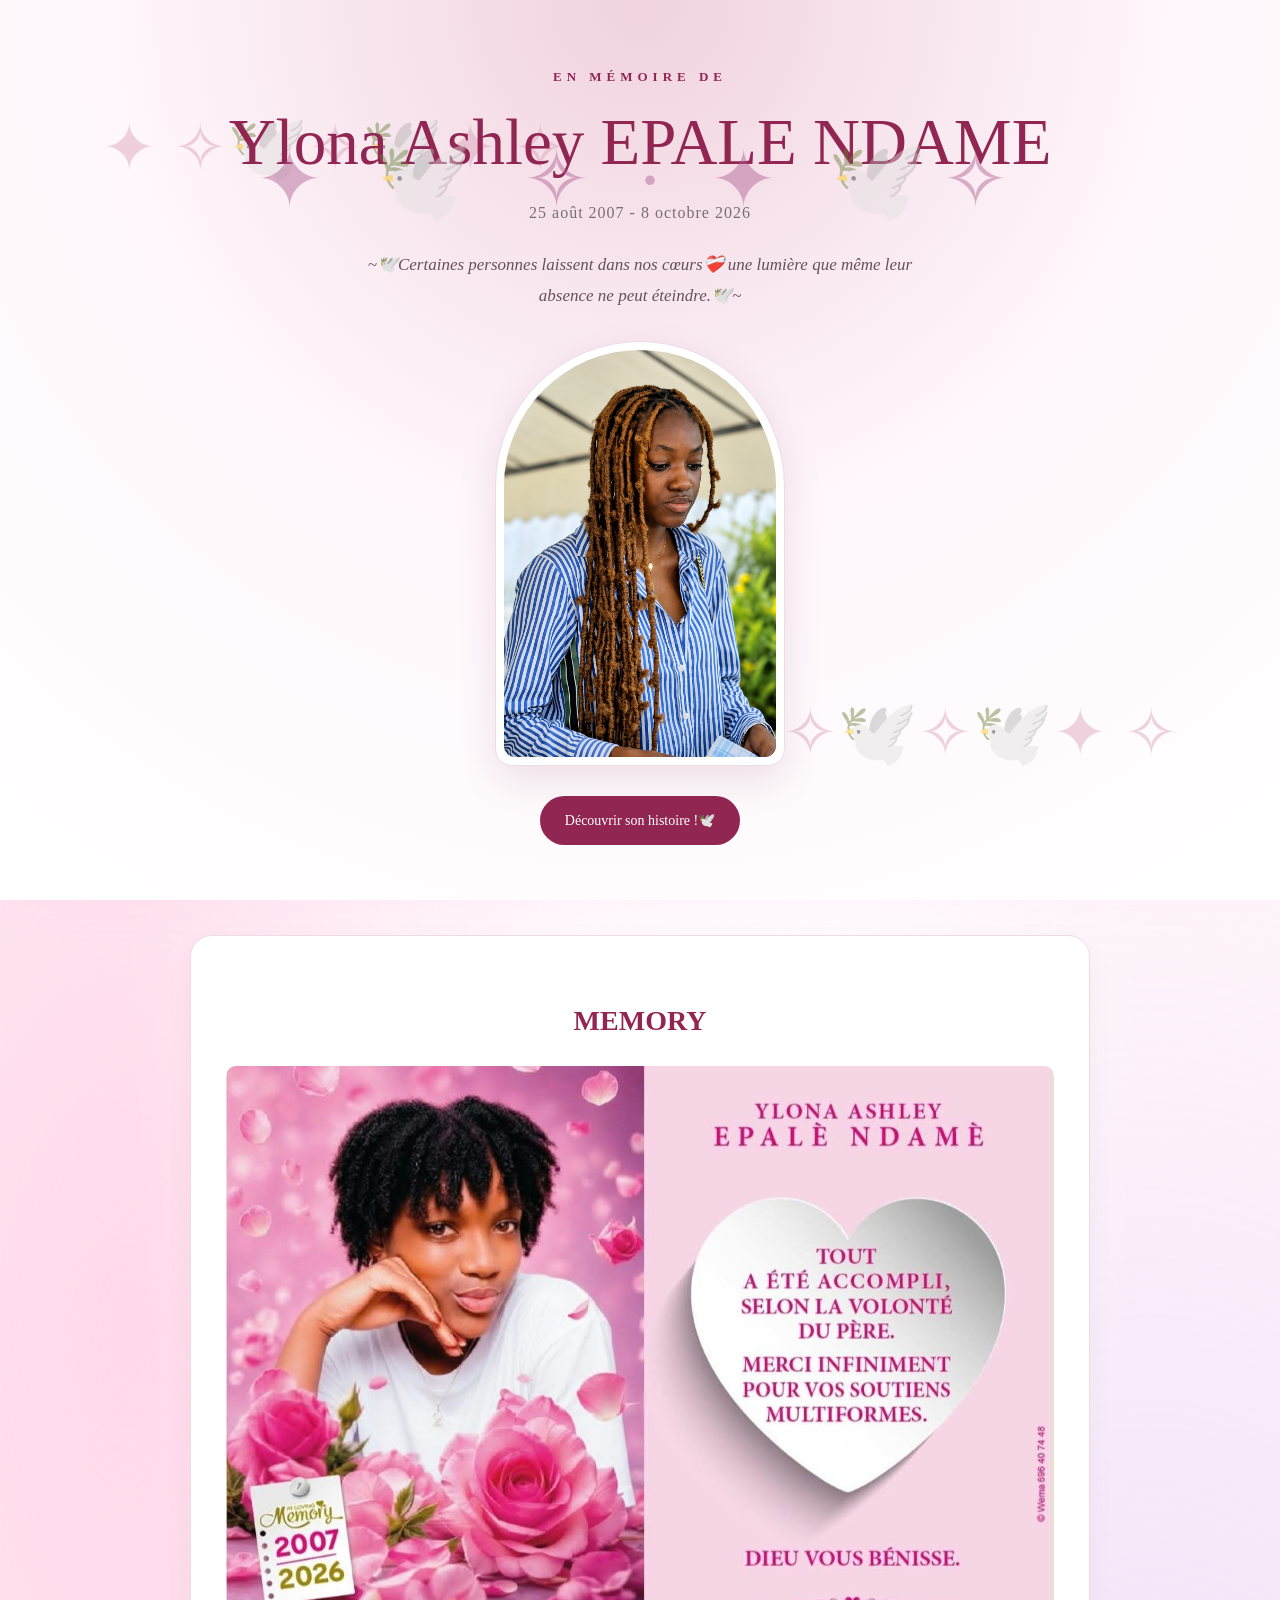
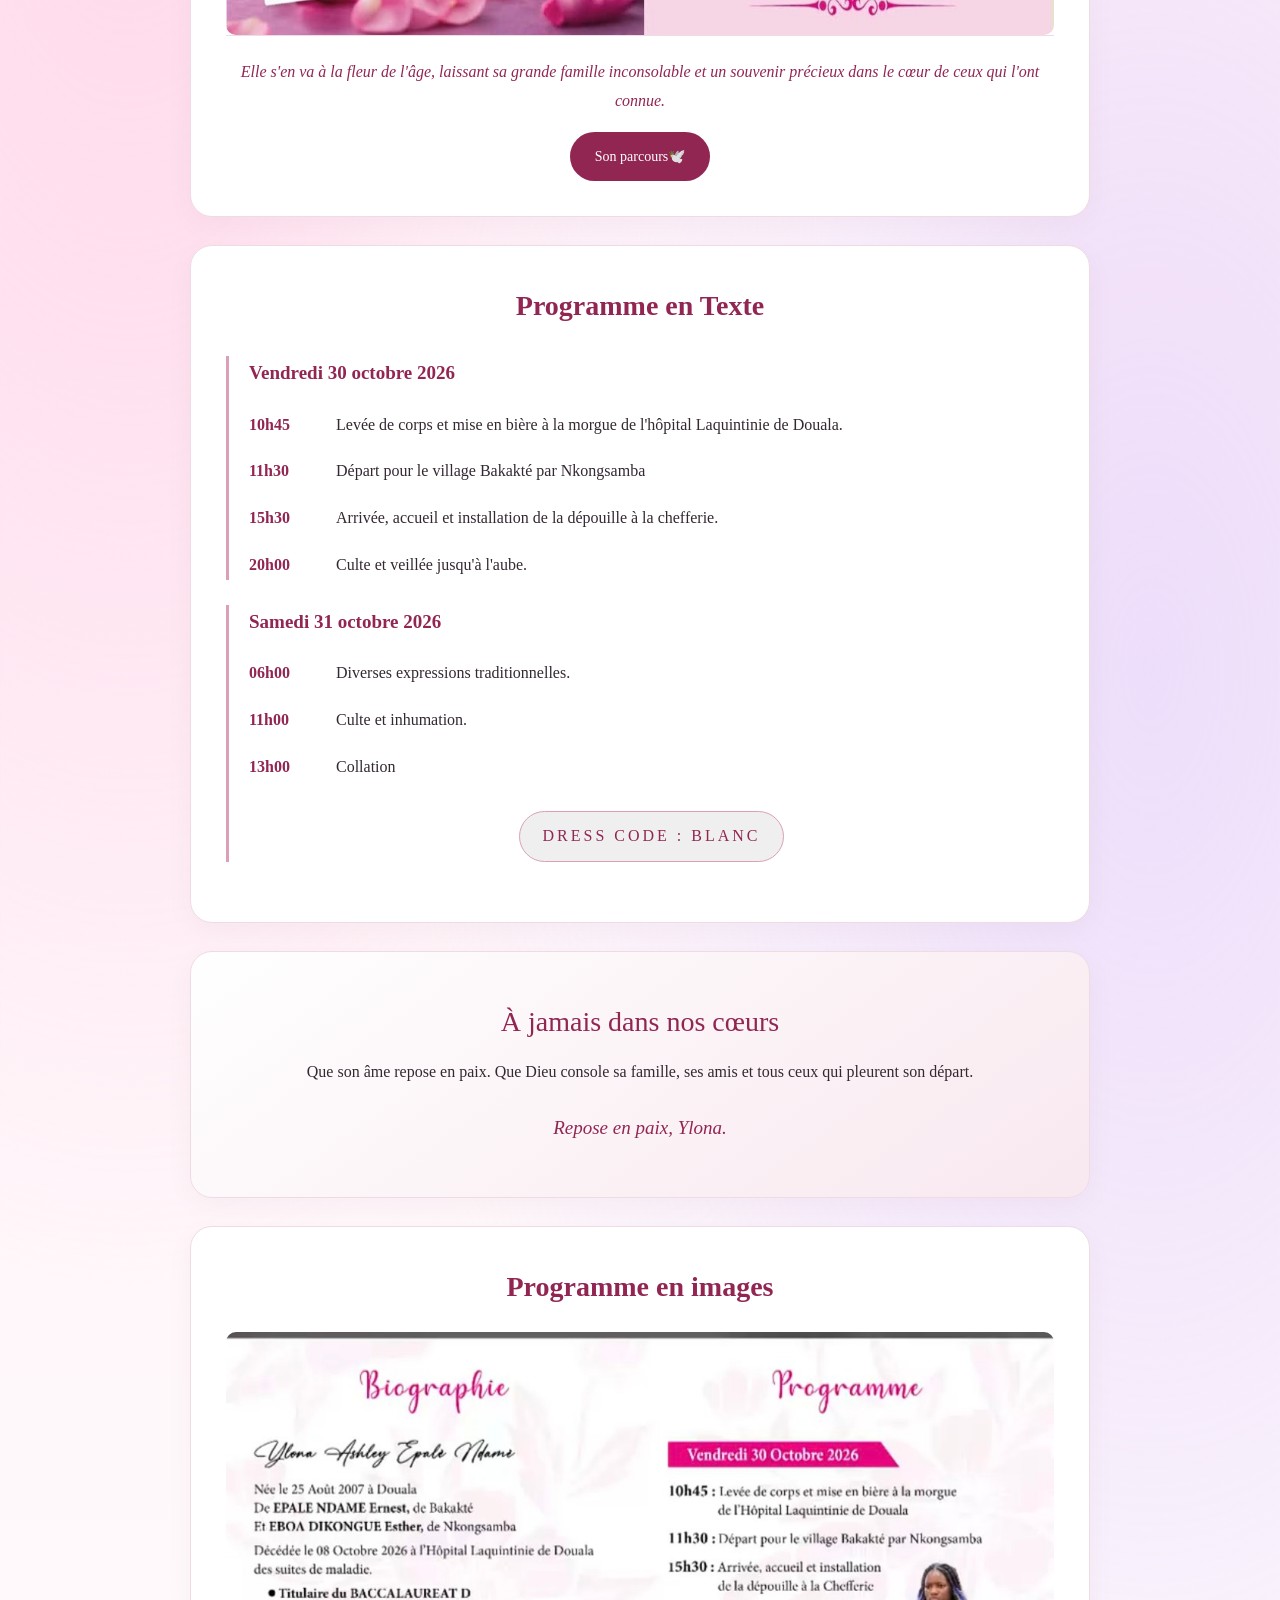
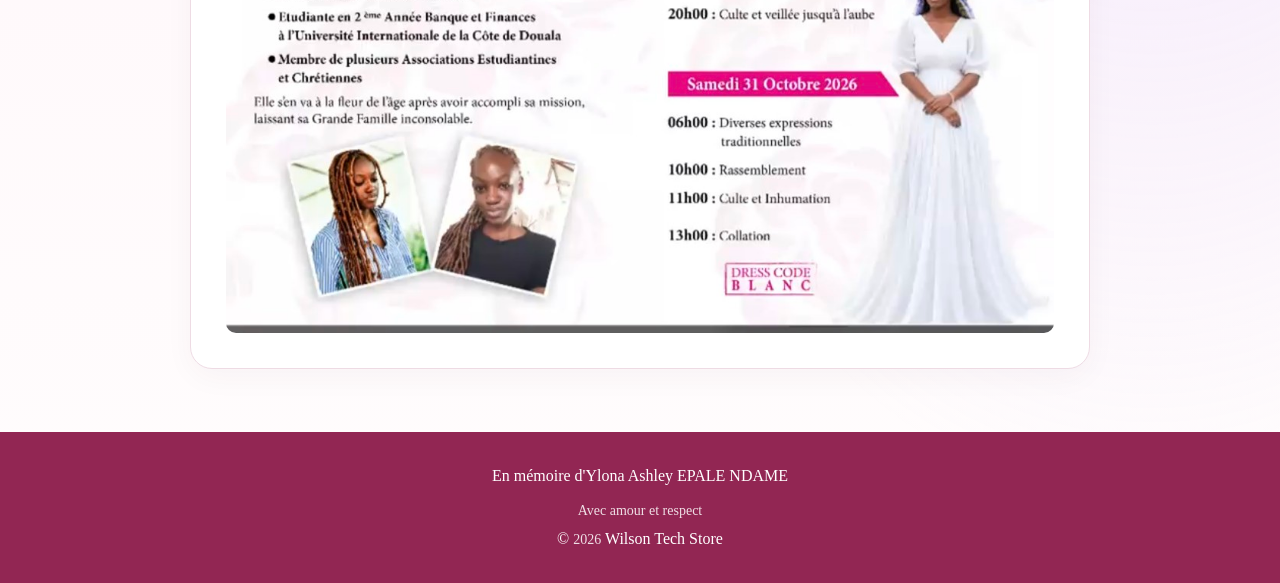
<file: index.html>
<!DOCTYPE html>
<html lang="fr">
    <head>
        <meta charset="UTF-8">
        <meta name="viewport" content="width=device-width, initial-scale=1.0">
        <meta name="theme-color" content="#922653">
        <meta
            name="description"
            content="Page hommage à la mémoire d'Ylona Ashley Epale Ndame🕊️."
        >
        <title>Hommage à la mémoire d'Ylona Ashley EPALE NDAME🕊️</title>
        <link rel="stylesheet" href="style.css">
        <link rel="stylesheet" href="paradis.css">
    </head>
    <body>
        <header class="hero">
            <div class="hero-content">
                <span class="dove"></span>
                <p class="surtitle">EN MÉMOIRE DE</p>
                <h1>Ylona Ashley EPALE NDAME</h1>
                <p class="dates">25 août 2007 - 8 octobre 2026</p>
                <p class="citation">
                    ~🕊️Certaines personnes laissent dans nos cœurs❤️‍🩹 une lumière
                    que même leur absence ne peut éteindre.🕊️~
                </p>
                <div class="portrait">
                    <img
                        src="ylona1.png"
                        alt="Portrait d'Ylona Ashley Epale Ndame"
                    >
                </div>
                <a class="btn" href="histoire.html">
                    
                    Découvrir son histoire !🕊️
                </a>
                
            </div>
        </header>

        <main>
            <section id="biographie" class="card">
                <div class="decoration"></div>
                <ul id="parcours" class="parcours"></ul>
        
               <section class="carde affiche">
                <h2><strong>MEMORY</strong></h2>
                <img
                    src="ashle.jpg"
                    alt="Affiche originale du programme des obsèques"
                >
            </section>
                <p class="note">
                    Elle s'en va à la fleur de l'âge, laissant sa grande
                    famille inconsolable et un souvenir précieux dans le cœur
                    de ceux qui l'ont connue.
                </p>
                <a class="btn" href="parcours.html">Son parcours🕊️</a>
            </section>

            <section id="programme" class="card">
                <h2><strong>Programme en Texte</strong></h2>
                <div class="decoration"></div>

                <div class="jour">
                    <h3>Vendredi 30 octobre 2026</h3>
                    <div class="evenement">
                        <span class="heure">10h45</span>
                        <p>
                            Levée de corps et mise en bière à la morgue de
                            l'hôpital Laquintinie de Douala.
                        </p>
                    </div>
                    <div class="evenement">
                        <span class="heure">11h30</span>
                        <p>Départ pour le village Bakakté par Nkongsamba</p>
                    </div>
                    <div class="evenement">
                        <span class="heure">15h30</span>
                        <p>
                            Arrivée, accueil et installation de la dépouille à
                            la chefferie.
                        </p>
                    </div>
                    <div class="evenement">
                        <span class="heure">20h00</span>
                        <p>Culte et veillée jusqu'à l'aube.</p>
                    </div>
                </div>

                <div class="jour">
                    <h3>Samedi 31 octobre 2026</h3>
                    <div class="evenement">
                        <span class="heure">06h00</span>
                        <p>Diverses expressions traditionnelles.</p>
                    </div>
                    <div class="evenement">
                        <span class="heure">11h00</span>
                        <p>Culte et inhumation.</p>
                    </div>
                    <div class="evenement">
                        <span class="heure">13h00</span>
                        <p>Collation</p>
                    </div>
                    <button class="tenue dress-code-btn" type="button">
                        DRESS CODE : BLANC
                    </button>
                </div>
            </section>

            <section class="card hommage">
                <span class="dove"></span>
                <h2>À jamais dans nos cœurs</h2>
                
                <p>
                    Que son âme repose en paix. Que Dieu console sa famille,
                    ses amis et tous ceux qui pleurent son départ.
                </p>
                <p class="signature">Repose en paix, Ylona.</p>
            </section>

            <section class="card affiche">
                <h2><strong>Programme en images</strong></h2>
                <img
                    src="YLONA.jpg"
                    alt="Affiche originale du programme des obsèques"
                >
            </section>
        </main>
        <footer class="site-footer">
    <p>En mémoire d'Ylona Ashley EPALE NDAME</p>
    <span>Avec amour et respect</span>
    <div class="copyright">
      © <span id="copyright-year"></span>
      Wilson Tech Store
    </div>
  </footer>
  <script>
    document.getElementById("copyright-year").textContent =
      new Date().getFullYear();
  </script>
</body>
</html>
</file>
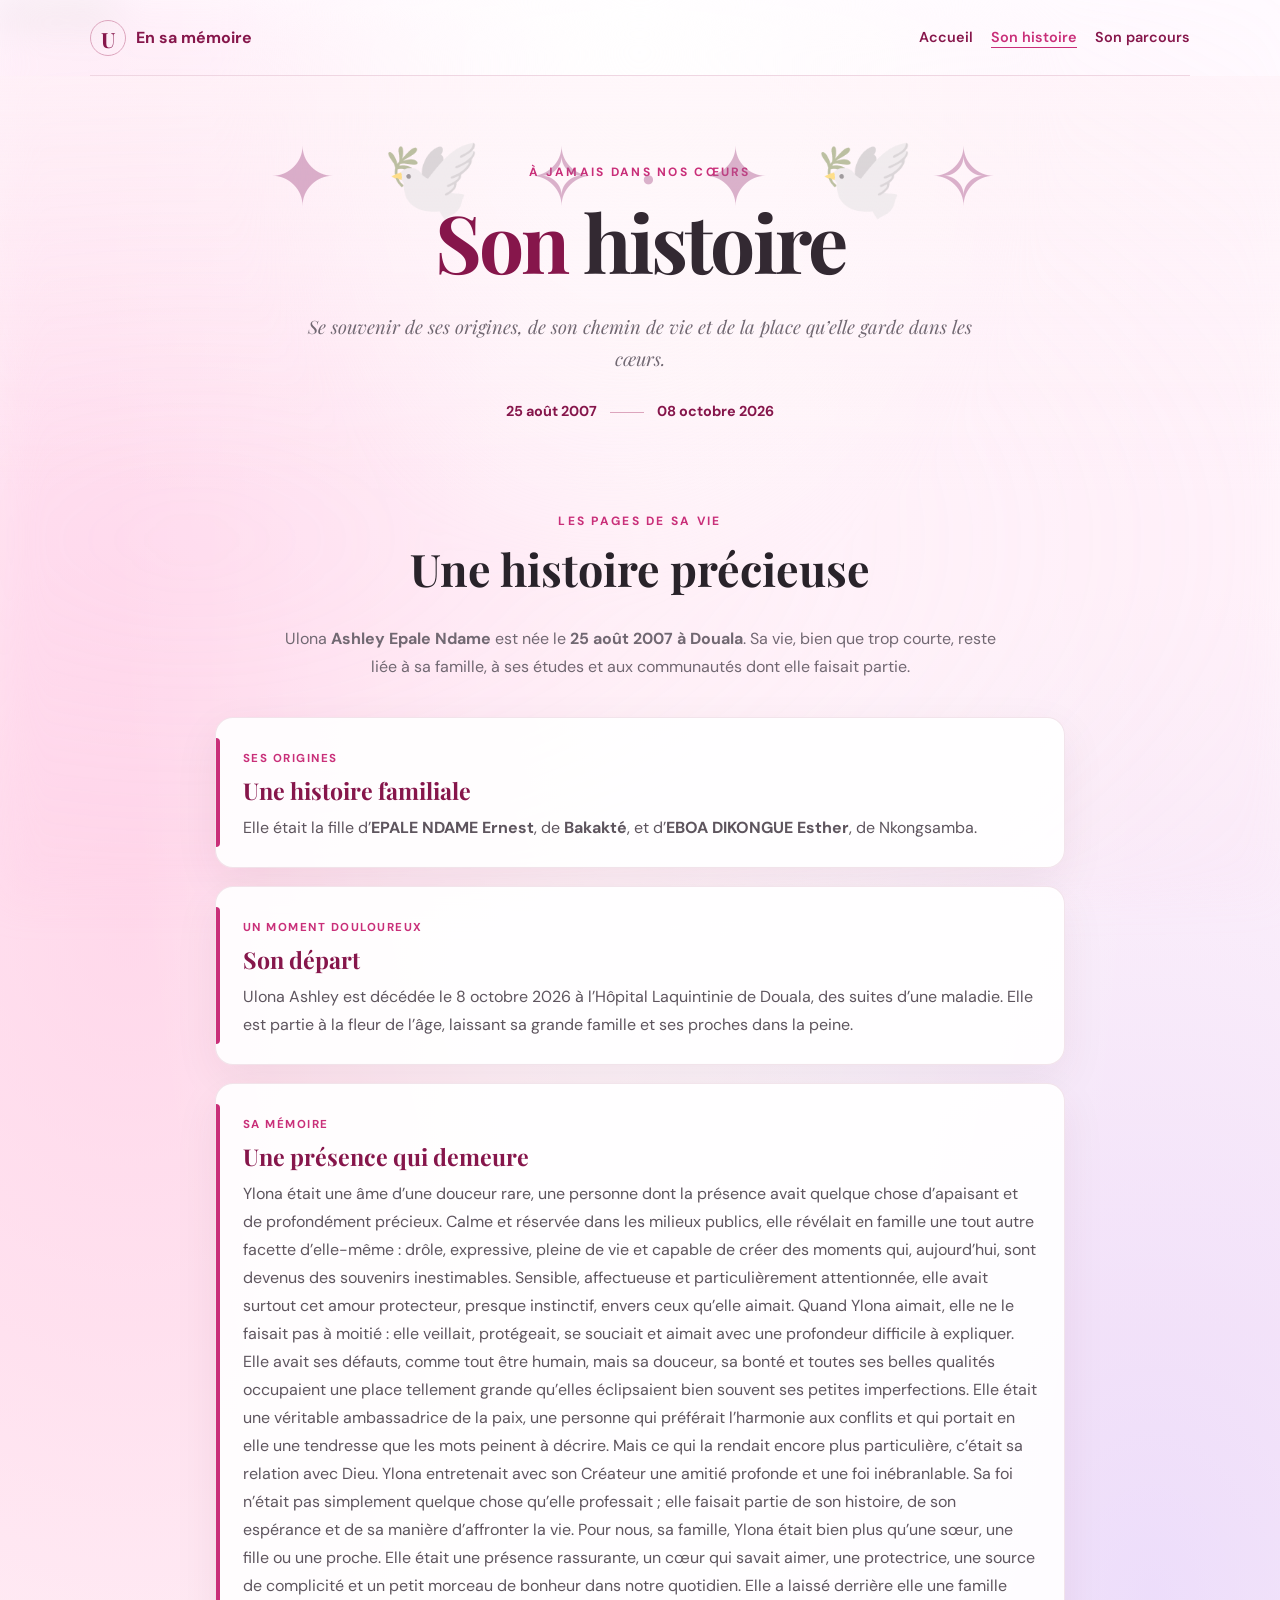
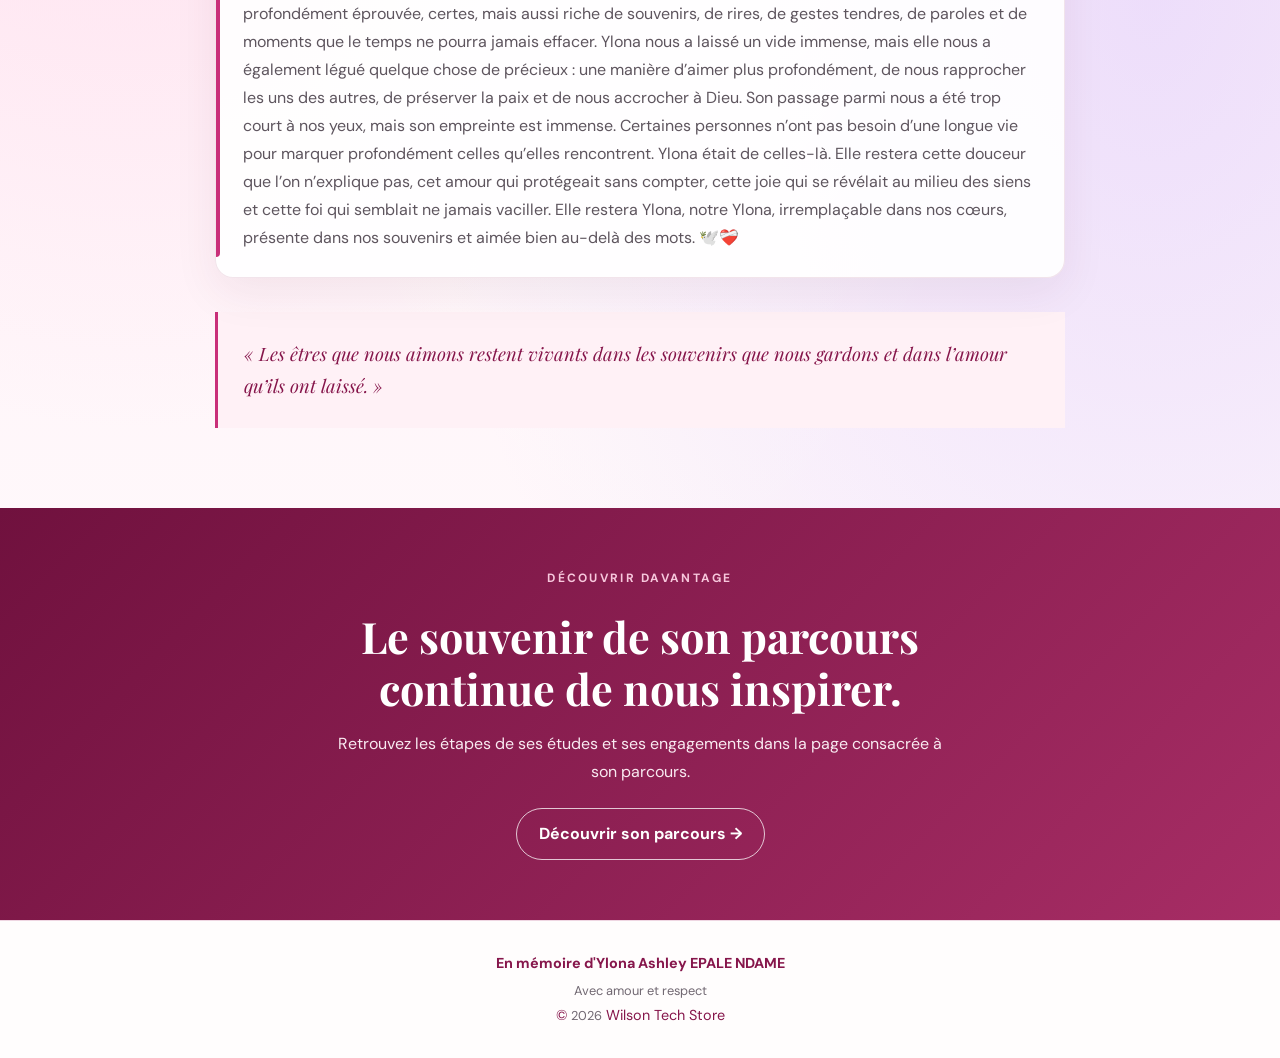
<file: histoire.html>
<!DOCTYPE html>
<html lang="fr">
<head>
  <meta charset="UTF-8">
  <meta name="viewport" content="width=device-width, initial-scale=1.0">
  <meta name="theme-color" content="#86164b">
  <meta
    name="description"
    content="L'histoire et la mémoire d'Ulona Ashley Epale Ndame."
  >
  <title>Son histoire — Ulona Ashley Epale Ndame</title>
  <link rel="stylesheet" href="ulona.css">
  <link rel="stylesheet" href="paradis-lumieres.css">
  <link rel="stylesheet" href="paradis.css">
</head>
<body>
  <header class="nav">
    <a class="brand" href="index.html">
      <span class="brand-mark">U</span>
      <span>En sa mémoire</span>
    </a>
    <nav class="nav-links" aria-label="Navigation principale">
      <a href="index.html">Accueil</a>
      <a href="histoire.html" aria-current="page">Son histoire</a>
      <a href="parcours.html">Son parcours</a>
    </nav>
  </header>
  <main>
    <section class="hero">
      <p class="eyebrow">À jamais dans nos cœurs</p>
      <h1>Son <span>histoire</span></h1>
      <p class="hero-intro">
        Se souvenir de ses origines, de son chemin de vie et de la place qu’elle
        garde dans les cœurs.
      </p>
      <div class="date-row">
        <span>25 août 2007</span>
        <span class="date-line"></span>
        <span>08 octobre 2026</span>
      </div>
    </section>
    <section class="wrap">
      <div class="section-title">
        <p class="eyebrow">Les pages de sa vie</p>
        <h2>Une histoire précieuse</h2>
      </div>
      <p class="lead">
        Ulona <strong>Ashley Epale Ndame</strong> est née le
        <strong>25 août 2007 à Douala</strong>. Sa vie, bien que trop courte,
        reste liée à sa famille, à ses études et aux communautés dont elle
        faisait partie.
      </p>
      <div class="cards">
        <article class="info-card">
          <span class="card-label">Ses origines</span>
          <h3>Une histoire familiale</h3>
          <p>
            Elle était la fille d’<strong>EPALE NDAME Ernest</strong>, de
            <strong>Bakakté</strong>, et d’<strong>EBOA DIKONGUE Esther</strong>,
            de Nkongsamba.
          </p>
        </article>
        <article class="info-card">
          <span class="card-label">Un moment douloureux</span>
          <h3>Son départ</h3>
          <p>
            Ulona Ashley est décédée le 8 octobre 2026 à l’Hôpital Laquintinie
            de Douala, des suites d’une maladie. Elle est partie à la fleur de
            l’âge, laissant sa grande famille et ses proches dans la peine.
          </p>
        </article>
        <article class="info-card">
          <span class="card-label">Sa mémoire</span>
          <h3>Une présence qui demeure</h3>
          <p>
            Ylona était une âme d’une douceur rare, une personne dont la
            présence avait quelque chose d’apaisant et de profondément
            précieux. Calme et réservée dans les milieux publics, elle révélait
            en famille une tout autre facette d’elle-même : drôle, expressive,
            pleine de vie et capable de créer des moments qui, aujourd’hui,
            sont devenus des souvenirs inestimables. Sensible, affectueuse et
            particulièrement attentionnée, elle avait surtout cet amour
            protecteur, presque instinctif, envers ceux qu’elle aimait. Quand
            Ylona aimait, elle ne le faisait pas à moitié : elle veillait,
            protégeait, se souciait et aimait avec une profondeur difficile à
            expliquer. Elle avait ses défauts, comme tout être humain, mais sa
            douceur, sa bonté et toutes ses belles qualités occupaient une
            place tellement grande qu’elles éclipsaient bien souvent ses
            petites imperfections. Elle était une véritable ambassadrice de
            la paix, une personne qui préférait l’harmonie aux conflits et qui
            portait en elle une tendresse que les mots peinent à décrire. Mais
            ce qui la rendait encore plus particulière, c’était sa relation
            avec Dieu. Ylona entretenait avec son Créateur une amitié profonde
            et une foi inébranlable. Sa foi n’était pas simplement quelque
            chose qu’elle professait ; elle faisait partie de son histoire, de
            son espérance et de sa manière d’affronter la vie. Pour nous, sa
            famille, Ylona était bien plus qu’une sœur, une fille ou une
            proche. Elle était une présence rassurante, un cœur qui savait
            aimer, une protectrice, une source de complicité et un petit
            morceau de bonheur dans notre quotidien. Elle a laissé derrière
            elle une famille profondément éprouvée, certes, mais aussi riche
            de souvenirs, de rires, de gestes tendres, de paroles et de moments
            que le temps ne pourra jamais effacer. Ylona nous a laissé un vide
            immense, mais elle nous a également légué quelque chose de
            précieux : une manière d’aimer plus profondément, de nous
            rapprocher les uns des autres, de préserver la paix et de nous
            accrocher à Dieu. Son passage parmi nous a été trop court à nos
            yeux, mais son empreinte est immense. Certaines personnes n’ont pas
            besoin d’une longue vie pour marquer profondément celles qu’elles
            rencontrent. Ylona était de celles-là. Elle restera cette douceur
            que l’on n’explique pas, cet amour qui protégeait sans compter,
            cette joie qui se révélait au milieu des siens et cette foi qui
            semblait ne jamais vaciller. Elle restera Ylona, notre Ylona,
            irremplaçable dans nos cœurs, présente dans nos souvenirs et aimée
            bien au-delà des mots. 🕊️❤️‍🩹
          </p>
        </article>
      </div>
      <blockquote class="quote">
        « Les êtres que nous aimons restent vivants dans les souvenirs que nous
        gardons et dans l’amour qu’ils ont laissé. »
      </blockquote>
    </section>
    <section class="bottom">
      <p class="eyebrow">Découvrir davantage</p>
      <h2>Le souvenir de son parcours continue de nous inspirer.</h2>
      <p>
        Retrouvez les étapes de ses études et ses engagements dans la page
        consacrée à son parcours.
      </p>
      <a class="btn" href="parcours.html">Découvrir son parcours →</a>
    </section>
  </main>
  <footer class="site-footer">
    <p>En mémoire d'Ylona Ashley EPALE NDAME</p>
    <span>Avec amour et respect</span>
    <div class="copyright">
      © <span id="copyright-year"></span>
      Wilson Tech Store
    </div>
  </footer>
  <script>
    document.getElementById("copyright-year").textContent =
      new Date().getFullYear();
  </script>
</body>
</html>
</file>
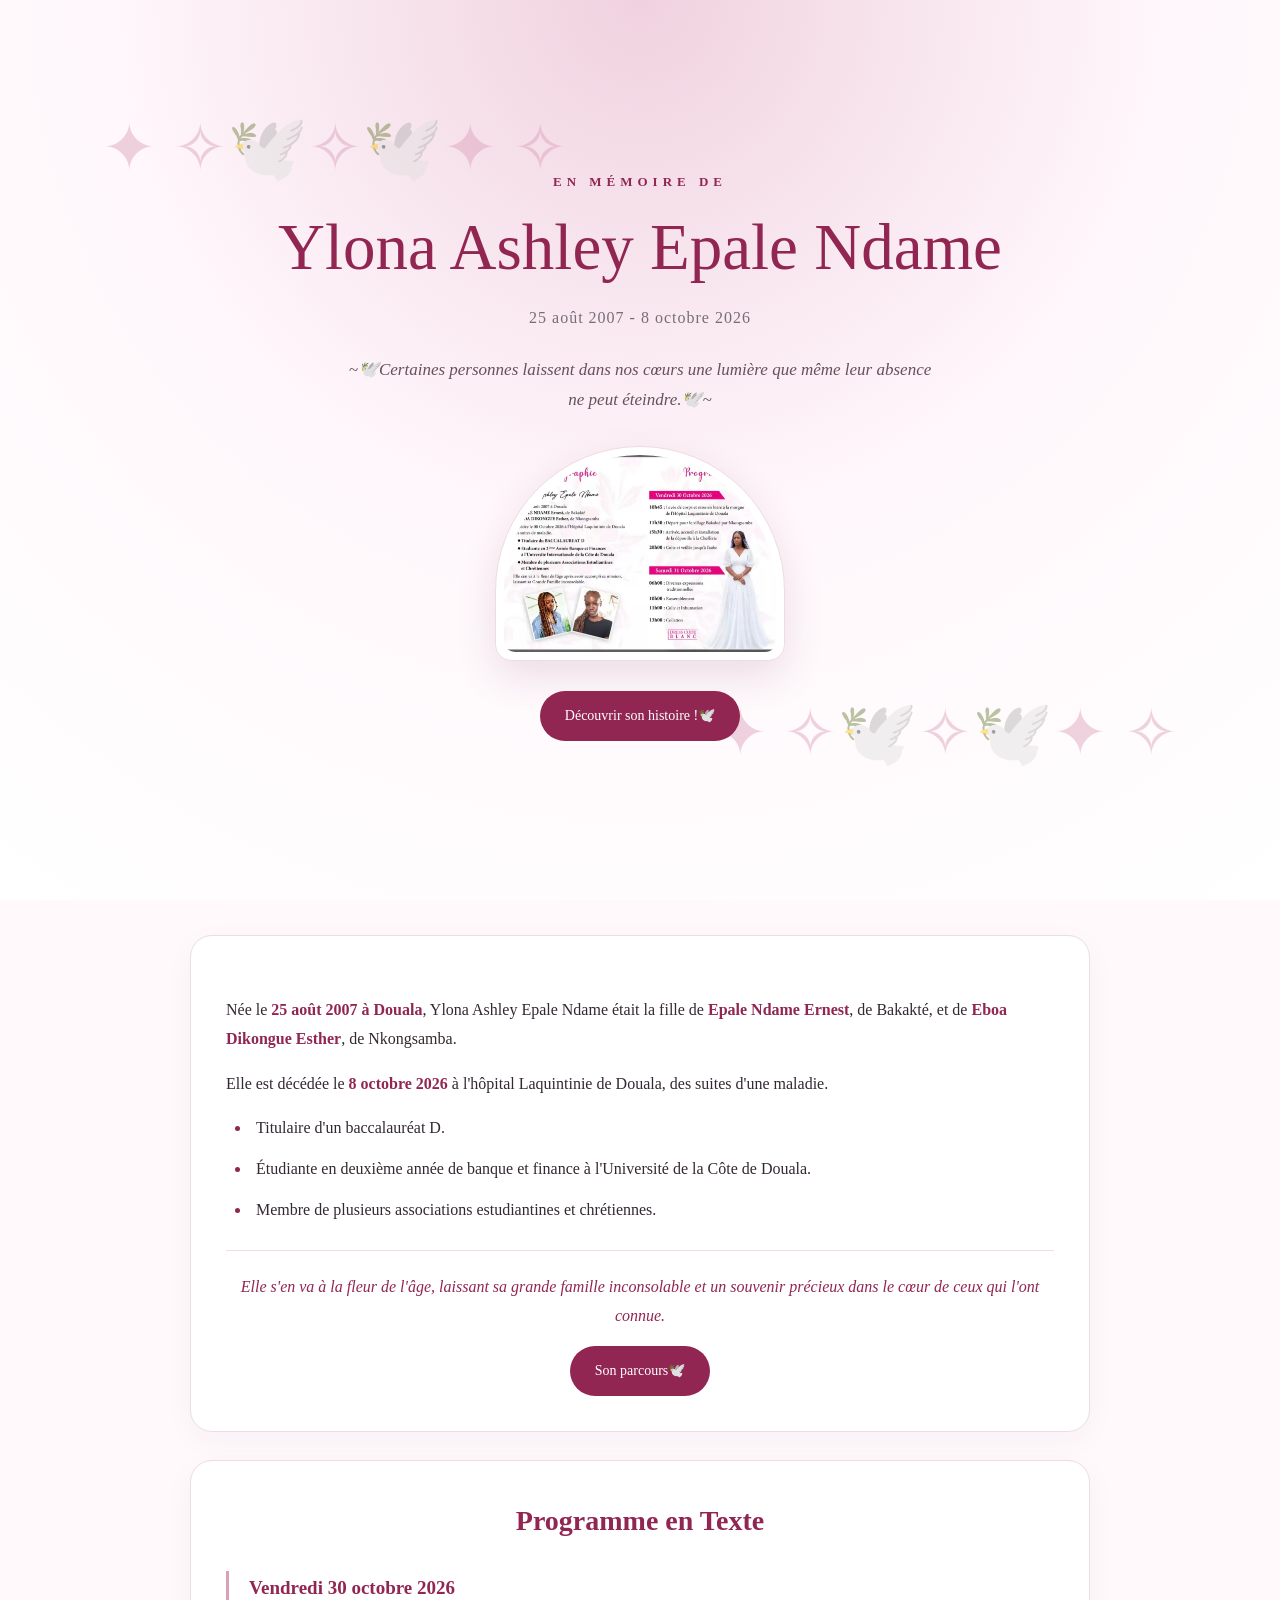
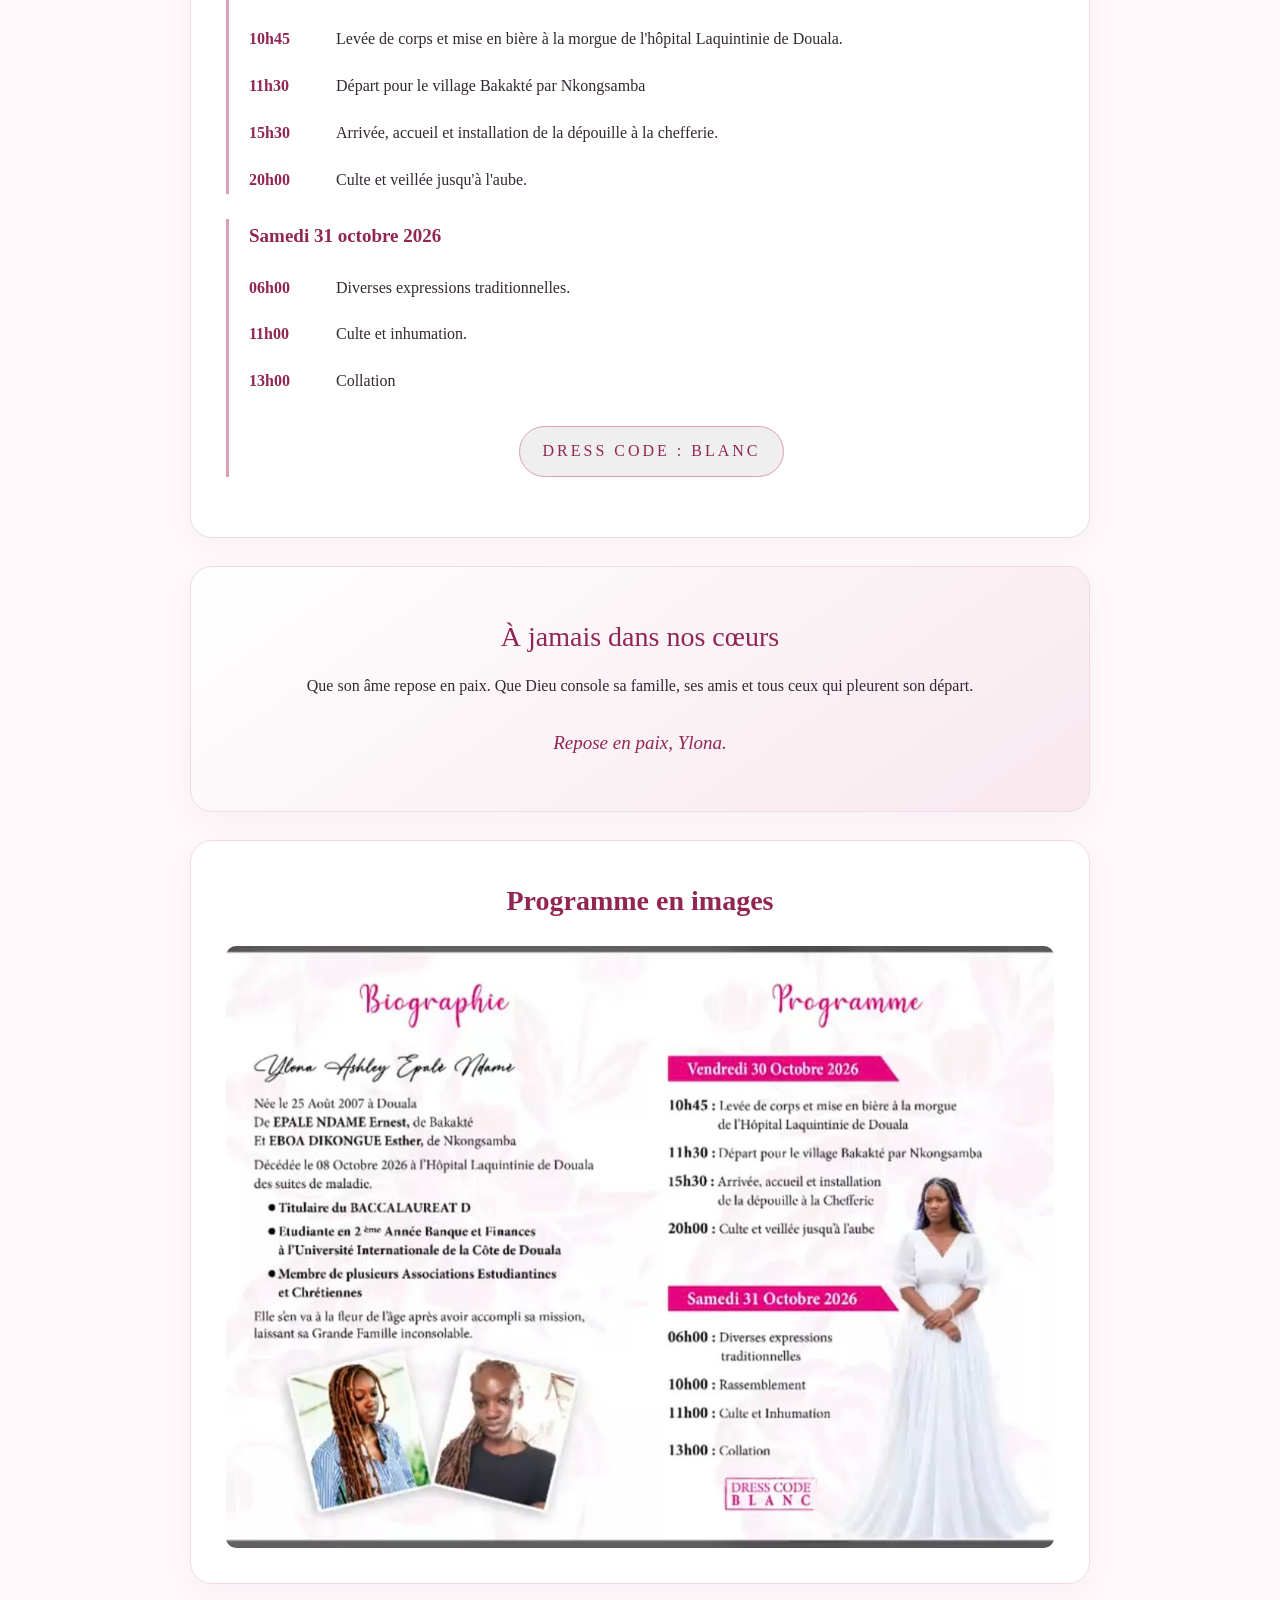
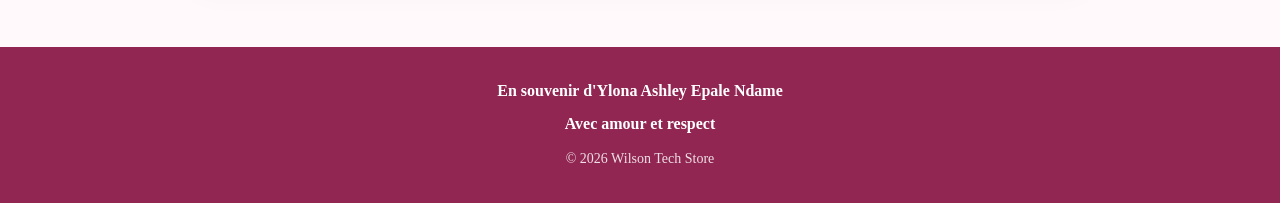
<file: new.html>
<!DOCTYPE html>
<html lang="fr">
    <head>
        <meta charset="UTF-8">
        <meta name="viewport" content="width=device-width, initial-scale=1.0">
        <meta
            name="theme-color"
            content="#922653">
        <meta
            name="description"
            content="Page hommage à la mémoire d'Ylona Ashley Epale Ndame🕊️.">
        <title>Hommage à la mémoire d'Ylona Ashley Epale Ndame🕊️</title>

        <!--connexion du fichier CSS-->
        <link
            rel="stylesheet"
            href="style.css">
    </head>

    <body>
        <header class="hero">
            <div class="hero-content">
                <span class="dove"></span>
                <p class="surtitle">EN MÉMOIRE DE</p>
                <h1>Ylona Ashley Epale Ndame</h1>
                <p class="dates">25 août 2007 - 8 octobre 2026</p>
                <p class="citation">
                    ~🕊️Certaines personnes laissent dans nos cœurs une lumière
                    que même leur absence ne peut éteindre.🕊️~
                </p>
                <div class="portrait">
                    <img
                        src="YLONA.jpg"
                        alt="Portrait d'Ylona Ashley Epale Ndame">
                </div>
                <a href="#biographie"
                    class="btn">
                    Découvrir son histoire !🕊️
                </a>
            </div>
        </header>
        <main>
            <!--BIOGRAPHIE-->
            <section id="biographie" class="card">
                <div class="decoration"></div>
                <p>
                    Née le <strong>25 août 2007 à Douala</strong>,
                    Ylona Ashley Epale Ndame était la fille de
                    <strong>Epale Ndame Ernest</strong>, de Bakakté, et de
                    <strong>Eboa Dikongue Esther</strong>, de Nkongsamba.
                </p>
                <p>
                    Elle est décédée le <strong>8 octobre 2026</strong> à
                    l'hôpital Laquintinie de Douala, des suites d'une maladie.
                </p>

                <ul id="parcours" class="parcours">
                <li>Titulaire d'un baccalauréat D.</li>

                <li>
                    Étudiante en deuxième année de banque et finance
                    à l'Université de la Côte de Douala.
                </li>

                <li>
                    Membre de plusieurs associations estudiantines et chrétiennes.
                </li>

                </ul>
                <p class="note">
                    Elle s'en va à la fleur de l'âge, laissant sa grande
                    famille inconsolable et un souvenir précieux dans
                    le cœur de ceux qui l'ont connue.
                </p>
                <a href="#parcours" class="btn">Son parcours🕊️</a>
            </section>


    <!-- PROGRAMME DES OBSÈQUES -->
    <section id="programme"
        class="card">

        <h2><strong>Programme en Texte</strong>

        </h2>
        <div class="decoration">

        </div>

        <div class="jour">
            <h3>Vendredi 30 octobre 2026

            </h3>

            <div class="evenement">
                <span
                    class="heure">10h45

                </span>
                <P>
                        Levée de corps et mise en bière à la morgue
                        de l'hôpital Laquintinie de Douala.
                </P>
            </div>
            <div class="evenement">
                <span
                    class="heure">11h30
                </span>
                <p>
                    Départ pour le village Bakakté par Nkongsamba
                </p>
            </div>
            <div class="evenement">
                <span
                    class="heure">15h30
                </span>
                <p>
                    Arrivée, accueil et installation de la dépouille à la chefferie.
                </p>
            </div>
            <div class="evenement">
                <span
                    class="heure">20h00</span>
                <P>Culte et veillée jusqu'à l'aube.
                </P>
            </div>
        </div>

        <div class="jour">
            <h3>Samedi 31 octobre 2026

            </h3>
            <div class="evenement">
                <span
                    class="heure">06h00
                </span>
                <p>Diverses expressions traditionnelles.

                </p>
            </div>
            <div class="evenement">
                <span
                    class="heure">11h00
                </span>
                <p>Culte et inhumation.

                </p>
            </div>

            <div class="evenement">
                <span
                    class="heure">13h00
                </span>
                <p>Collation</p>
            </div>
            <button class="tenue dress-code-btn" type="button">
                DRESS CODE : BLANC
            </button>
        </div>
    </section>
    <!-- HOMMAGE FINAL -->
    <section class="card hommage">
        <span class="dove">

        </span>
        <h2>À jamais dans nos cœurs

        </h2>
        <p>
            Que son âme repose en paix. Que Dieu console sa famille,
            ses amis et tous ceux qui pleurent son départ.
        </p>
        <p class="signature">
            Repose en paix, Ylona.
        </p>
    </section>

    <!-- AFFICHE ORIGINALE -->
    <section class="card affiche">
        <h2><strong>Programme en images</strong>

        </h2>
        <img src="YLONA.jpg"
            alt="Affiche originale du programme des obsèques">
    </section>
    </main>
    <footer>
        <p><strong>En souvenir d'Ylona Ashley Epale Ndame</strong>

        </p>
        <p><strong>Avec amour et respect</strong>

        </p>
        <span class="copyright">© 2026 Wilson Tech Store

        </span>
    </footer>
    </body>
</html>
</file>
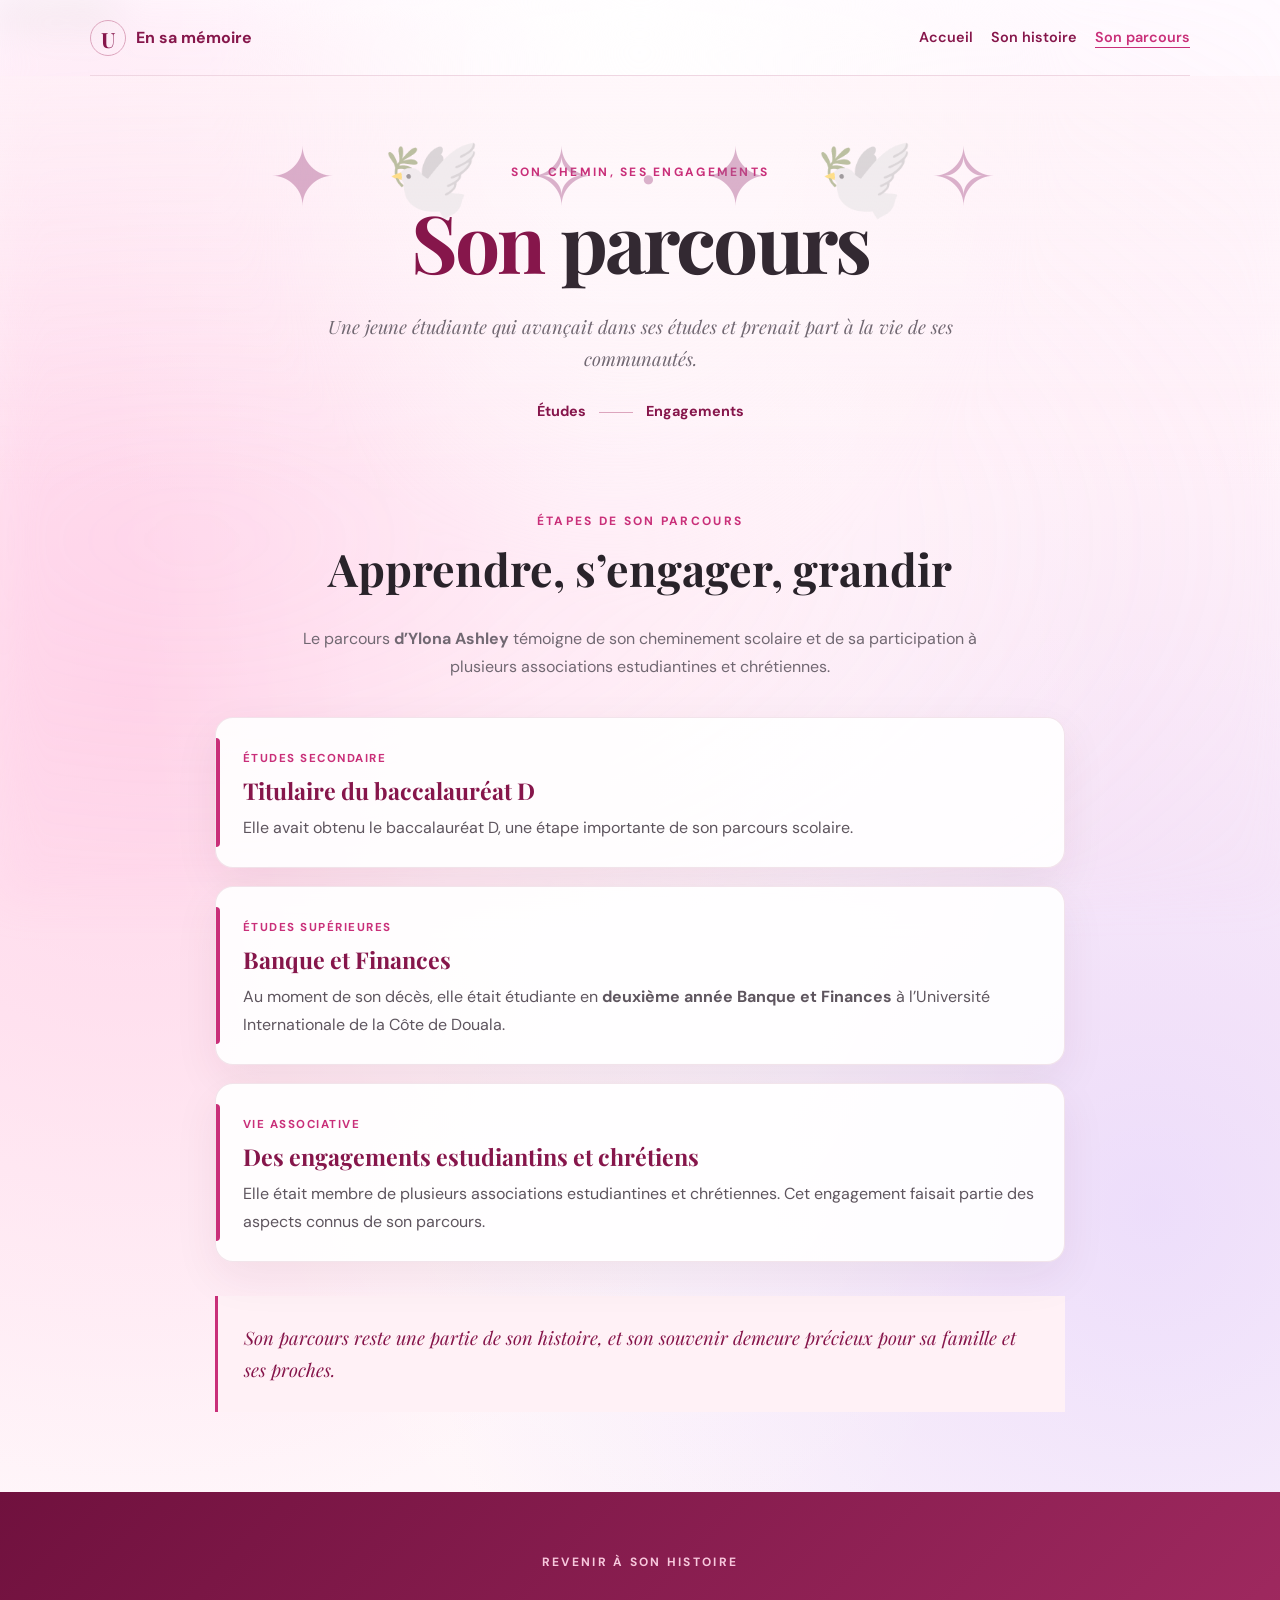
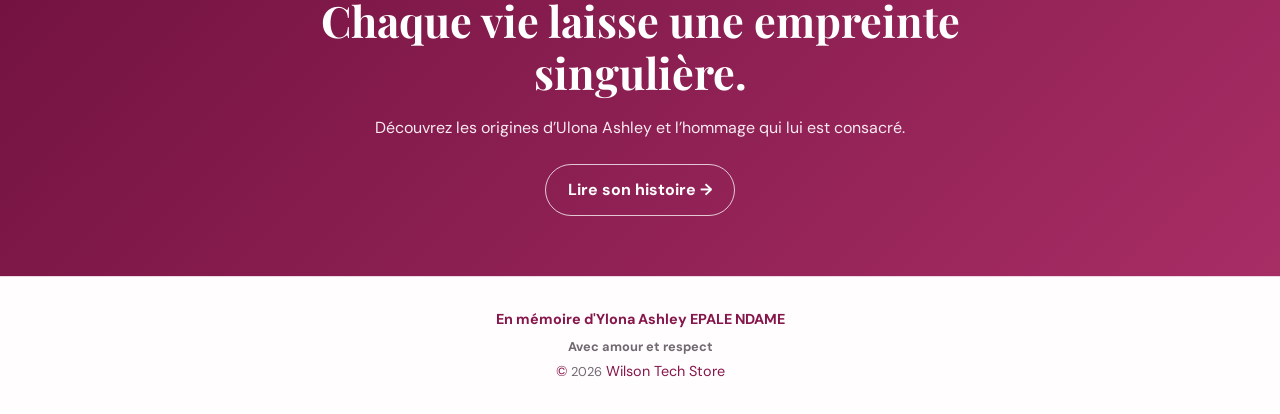
<file: parcours.html>
<!DOCTYPE html>
<html lang="fr">
<head>
  <meta charset="UTF-8">
  <meta name="viewport" content="width=device-width, initial-scale=1.0">
  <meta name="theme-color" content="#86164b">
  <meta
    name="description"
    content="Le parcours scolaire et les engagements d'Ylona Ashley Epale Ndame."
  >
  <title>Son parcours — Ylona Ashley Epale Ndame</title>
  <link rel="stylesheet" href="ulona.css">
  <link rel="stylesheet"
  href="paradis-lumieres.css">
  <link rel="stylesheet"
  href="paradis.css">
</head>
<body>
  <header class="nav">
    <a class="brand" href="index.html">
      <span class="brand-mark">U</span>
      <span>En sa mémoire</span>
    </a>
    <nav class="nav-links" aria-label="Navigation principale">
      <a href="index.html">Accueil</a>
      <a href="histoire.html">Son histoire</a>
      <a href="parcours.html" aria-current="page">Son parcours</a>
    </nav>
  </header>
  <main>
    <section class="hero">
      <p class="eyebrow">Son chemin, ses engagements</p>
      <h1>Son <span>parcours</span></h1>
      <p class="hero-intro">
        Une jeune étudiante qui avançait dans ses études et prenait part à la
        vie de ses communautés.
      </p>
      <div class="date-row">
        <span>Études</span>
        <span class="date-line"></span>
        <span>Engagements</span>
      </div>
    </section>
    <section class="wrap">
      <div class="section-title">
        <p class="eyebrow">Étapes de son parcours</p>
        <h2>Apprendre, s’engager, grandir</h2>
      </div>
      <p class="lead">
        Le parcours <strong>d’Ylona Ashley</strong> témoigne de son cheminement
        scolaire et de sa participation à plusieurs associations estudiantines
        et chrétiennes.
      </p>
      <div class="cards">
        <article class="info-card">
          <span class="card-label">Études Secondaire</span>
          <h3>Titulaire du baccalauréat D</h3>
          <p>Elle avait obtenu le baccalauréat D, une étape importante de son parcours scolaire.</p>
        </article>
        <article class="info-card">
          <span class="card-label">Études supérieures</span>
          <h3>Banque et Finances</h3>
          <p>
            Au moment de son décès, elle était étudiante en
            <strong>deuxième année Banque et Finances</strong> à l’Université
            Internationale de la Côte de Douala.
          </p>
        </article>
        <article class="info-card">
          <span class="card-label">Vie associative</span>
          <h3>Des engagements estudiantins et chrétiens</h3>
          <p>
            Elle était membre de plusieurs associations estudiantines et
            chrétiennes. Cet engagement faisait partie des aspects connus de
            son parcours.
          </p>
        </article>
      </div>
      <blockquote class="quote">
        Son parcours reste une partie de son histoire, et son souvenir demeure
        précieux pour sa famille et ses proches.
      </blockquote>
    </section>
    <section class="bottom">
      <p class="eyebrow">Revenir à son histoire</p>
      <h2>Chaque vie laisse une empreinte singulière.</h2>
      <p>Découvrez les origines d’Ulona Ashley et l’hommage qui lui est consacré.</p>
      <a class="btn" href="histoire.html">Lire son histoire →</a>
    </section>
  </main>
  <footer class="site-footer">
    <p>En mémoire d'Ylona Ashley EPALE NDAME</p>
    <span><strong>Avec amour et respect</strong></span>
    <div class="copyright">
      © <span id="copyright-year"></span>
      Wilson Tech Store
    </div>
  </footer>
  <script>
    document.getElementById("copyright-year").textContent =
      new Date().getFullYear();
  </script>
</body>
</html>
</file>
<file: style.css>
/* ==========================
1. CONFIGURATION GENERALE
========================== */
:root {
    --rose: #922653;
    --rose-clair: #f8e8ef;
    --rose-doux: #dba0b8;
    --texte: #342832;
    --texte-secondaire: #786d75;
    --blanc: #ffffff;
    --fond: #fff9fc;
    --bordure: #eedbe4;
}

* {
    margin: 0;
    padding: 0;
    box-sizing: border-box;
}

html {
    scroll-behavior: smooth;
}

body {
    font-family: Georgia, "Times New Roman", serif;
    background: var(--fond);
    color: var(--texte);
    line-height: 1.8;
}

/* ==========================
2. SECTION D'ACCUEIL
========================== */
.hero {
    position: relative;
    display: flex;
    min-height: 100vh;
    align-items: center;
    justify-content: center;
    overflow: hidden;
    padding: 55px 20px;
    background: radial-gradient(
        circle at top,
        #f0d2df 0%,
        #fff7fb 48%,
        #ffffff 100%
    );
    text-align: center;
}

/* Décoration en arrière-plan */
.hero::before,
.hero::after {
    position: absolute;
    color: var(--rose-doux);
    font-size: 65px;
    opacity: 0.45;
    content: "✦  ✧🕊️✧🕊️✦  ✧";
    animation: flotter 4s ease-in-out infinite;
}

.hero::before {
    top: 10%;
    left: 8%;
}

.hero::after {
    right: 8%;
    bottom: 12%;
    animation-delay: 1s;
}

.hero-content {
    position: relative;
    z-index: 1;
    width: 100%;
    max-width: 850px;
}

.dove {
    display: block;
    margin-bottom: 10px;
    font-size: 38px;
}

.surtitle {
    margin-bottom: 15px;
    color: var(--rose);
    font-size: 13px;
    font-weight: bold;
    letter-spacing: 5px;
}

h1 {
    margin-bottom: 18px;
    color: var(--rose);
    font-size: clamp(35px, 7vw, 65px);
    font-weight: normal;
    line-height: 1.2;
    animation: apparition 1s ease;
}

.dates {
    color: var(--texte-secondaire);
    font-size: 16px;
    letter-spacing: 1px;
}

.citation {
    max-width: 600px;
    margin: 22px auto;
    color: #67505d;
    font-size: 17px;
    font-style: italic;
}

/* ==========================
3. PHOTO
========================== */
.portrait {
    width: min(290px, 85%);
    margin: 30px auto;
    padding: 8px;
    border: 1px 
    solid var(--bordure);
    border-radius: 160px 160px 18px 18px;
    background: var(--blanc);
    box-shadow: 0 15px 40px rgba(100, 25, 60, 0.12);
    transition: transform 0.4s ease;
}

.portrait:hover {
    transform: translateY(-5px);
}

.portrait img {
    display: block;
    width: 100%;
    height: auto;
    border-radius: 150px 150px 12px 12px;
}

/* Bouton */
.btn {
    display: inline-block;
    padding: 12px 25px;
    border-radius: 30px;
    background: var(--rose);
    color: white;
    font-size: 14px;
    text-decoration: none;
    transition: 0.3s ease;
}

#biographie > .btn {
    display: table;
    margin: 0 auto;
    border-radius:30px;
}

.btn:hover {
    background: #6e173d;
    transform: translateY(-3px);
}

/* ==========================
4. CONTENU PRINCIPAL
========================== */
main {
    width: 92%;
    max-width: 900px;
    margin: auto;
    padding: 35px 0;
}

.card {
    margin-bottom: 28px;
    padding: 35px;
    border: 1px solid var(--bordure);
    border-radius: 22px;
    background: var(--blanc);
    box-shadow: 0 8px 30px rgba(80, 30, 55, 0.04);
    animation: apparition 0.8s ease;
}

h2 {
    margin-bottom: 10px;
    color: var(--rose);
    font-size: 28px;
    font-weight: normal;
    text-align: center;
}

.decoration {
    margin-bottom: 25px;
    color: var(--rose-doux);
    text-align: center;
}

.card p {
    margin-bottom: 16px;
}

.card strong {
    color: var(--rose);
}

h3 {
    margin: 25px 0 12px;
    color: var(--rose);
    font-size: 19px;
    font-weight: normal;
    align-content: center;
}

/* ==========================
5. PARCOURS
========================== */
.parcours {
    margin: 15px 0 25px;
    padding-left: 25px;
}

.parcours li {
    margin-bottom: 12px;
    padding-left: 5px;
}

.parcours li::marker {
    color: var(--rose);
}

.note {
    padding-top: 22px;
    border-top: 1px solid var(--bordure);
    color: #922653;
    font-style: italic;
    text-align: center;
}

/* ==========================
6. PROGRAMME DES OBSEQUES
========================== */
.jour {
    margin: 25px 0;
    padding-left: 20px;
    border-left: 3px solid var(--rose-doux);
}

.jour h3 {
    margin-top: 0;
    margin-bottom: 20px;
    font-weight: bold;
}

.evenement {
    display: grid;
    grid-template-columns: 75px 1fr;
    align-items: start;
    gap: 12px;
    margin-bottom: 18px;
}

.heure {
    color: var(--rose);
    font-weight: bold;
    white-space: nowrap;
}

.evenement p {
    margin: 0;
}

.tenue {
    display: block;
    width: fit-content;
    max-width: 100%;
    margin: 30px auto 5px;
    padding: 10px 22px;
    border: 1px solid var(--rose-doux);
    border-radius: 30px;
    color: var(--rose);
    font-weight: bold;
    letter-spacing: 3px;
    text-align: center;
}

.dress-code-btn {
    font: inherit;
    cursor: default;
    animation: pulsation 1.8s ease-in-out infinite;
}

@keyframes pulsation {
    0%,
    100% {
        transform: scale(1);
        box-shadow: 0 0 0 0 rgba(146, 38, 83, 0.25);
    }

    50% {
        transform: scale(1.04);
        box-shadow: 0 0 0 8px rgba(146, 38, 83, 0);
    }
}

/* ==========================
7. HOMMAGE FINAL
========================== */
.hommage {
    background: linear-gradient(145deg, #ffffff, var(--rose-clair));
    text-align: center;
}

.hommage .signature {
    margin-top: 25px;
    color: var(--rose);
    font-size: 19px;
    font-style: italic;
}

/* ==========================
8. AFFICHE ORIGINALE
========================== */
.affiche img {
    display: block;
    width: 100%;
    height: auto;
    margin-top: 20px;
    border-radius: 10px;
}

/* ==========================
9. PIED DE PAGE
========================== */
footer {
    padding: 30px 15px;
    background: var(--rose);
    color: white;
    text-align: center;
}

footer p {
    margin-bottom: 5px;
}

footer span {
    font-size: 14px;
    opacity: 0.85;
}

/* ==========================
10. ANIMATIONS
========================== */
@keyframes apparition {
    from {
        opacity: 0;
        transform: translateY(18px);
    }

    to {
        opacity: 1;
        transform: translateY(0);
    }
}

@keyframes flotter {
    0%,
    100% {
        transform: translateY(0);
    }

    50% {
        transform: translateY(-12px);
    }
}

/* ==========================
11. ADAPTATION TELEPHONE
========================== */
@media (max-width: 600px) {
    .hero {
        min-height: auto;
        padding: 45px 18px;
    }

    h1 {
        font-size: 36px;
    }

    .citation {
        font-size: 15px;
    }

    main {
        width: 94%;
        padding-top: 20px;
    }

    .card {
        padding: 23px 18px;
        border-radius: 17px;
    }

    h2 {
        font-size: 24px;
    }

    .evenement {
        grid-template-columns: 65px 1fr;
        gap: 8px;
        font-size: 14px;
    }

    .jour {
        padding-left: 13px;
    }

    .tenue {
        font-size: 13px;
        letter-spacing: 2px;
    }

    .hero::before,
    .hero::after {
        font-size: 40px;
    }
}

/* Respect des préférences d'accessibilité */
@media (prefers-reduced-motion: reduce) {
    *,
    *::before,
    *::after {
        animation: none !important;
        transition: none !important;
    }

    html {
        scroll-behavior: auto;
    }
}
</file>
<file: paradis.css>
/* ✨ FOND PARADIS CÉLESTE */

html {
    min-height: 100%;
    background: #fffaff;
}
body {
    position: relative;
    isolation: isolate;
    min-height: 100vh;
    background:
        radial-gradient(
            ellipse at 50% 0%,
            rgba(255, 255, 255, 0.95),
            transparent 60%
        ),
        radial-gradient(
            ellipse at 10% 35%,
            rgba(255, 190, 220, 0.5),
            transparent 45%
        ),
        radial-gradient(
            ellipse at 90% 60%,
            rgba(210, 190, 255, 0.4),
            transparent 45%
        ),
        linear-gradient(
            180deg,
            #fffaff 0%,
            #fff0f7 50%,
            #fffdfd 100%
        ) !important;
}

/* Lumières douces */
body::before {
    position: fixed;
    z-index: -1;
    inset: 0;
    background:
        radial-gradient(
            ellipse at 50% 5%,
            rgba(255, 255, 255, 0.8),
            transparent 45%
        ),
        radial-gradient(
            ellipse at 15% 60%,
            rgba(255, 190, 225, 0.25),
            transparent 100%
        );
    content: "✦  ✧ 🕊️  ·   ✦  🕊️ ✧";
    filter: blur(20px);
    pointer-events: none;
    animation: lumiere-celeste 10s ease-in-out infinite alternate;
}

/* Étoiles délicates */
body::after {
    position: fixed;
    top: 12%;
    left: 0;
    z-index: 10;
    width: 100%;
    color: rgba(174, 91, 145, 0.45);
    font-size: 80px;
    letter-spacing: 15px;
    text-align: center;
    content: "✦ 🕊️ ✧  ·   ✦   🕊️✧";
    pointer-events: none;
    animation: scintillement 3s ease-in-out infinite alternate;
}

/* Animations */
@keyframes lumiere-celeste {
    from {
        opacity: 0.45;
    }

    to {
        opacity: 1;
    }
}

@keyframes scintillement {
    from {
        opacity: 0.3;
        transform: translateY(0);
    }

    to {
        opacity: 0.9;
        transform: translateY(-8px);
    }
}

@media (prefers-reduced-motion: reduce) {
    body::before,
    body::after {
        animation: none;
    }
}
</file>
<file: ulona.css>
@import url("https://fonts.googleapis.com/css2?family=DM+Sans:wght@400;500;600;700&family=Playfair+Display:wght@500;600;700&display=swap");

:root {
    --wine: #86164b;
    --pink: #c92f79;
    --soft: #fff1f6;
    --ink: #29232a;
    --muted: #716872;
    --line: #efd6e2;
    --paper: #fffdfd;
}

* {
    box-sizing: border-box;
}

html {
    scroll-behavior: smooth;
}

body {
    margin: 0;
    background:
        radial-gradient(
            circle at 10% 10%,
            rgba(201, 47, 121, 0.07),
            transparent 24rem
        ),
        var(--paper);
    color: var(--ink);
    font-family: "DM Sans", sans-serif;
    line-height: 1.75;
}

a {
    color: inherit;
}

.nav {
    display: flex;
    width: min(1100px, calc(100% - 36px));
    min-height: 76px;
    align-items: center;
    justify-content: space-between;
    gap: 16px;
    margin: auto;
    border-bottom: 1px solid var(--line);
}

.brand {
    display: flex;
    align-items: center;
    gap: 10px;
    color: var(--wine);
    font-weight: 700;
    text-decoration: none;
}

.brand-mark {
    display: grid;
    width: 36px;
    height: 36px;
    place-items: center;
    border: 1px solid #dca5bd;
    border-radius: 50%;
    font-family: "Playfair Display", serif;
    font-size: 21px;
}

.nav-links {
    display: flex;
    align-items: center;
    flex-wrap: wrap;
    gap: 18px;
}

.nav-links a {
    color: var(--wine);
    font-size: 0.9rem;
    font-weight: 600;
    text-decoration: none;
}

.nav-links a:hover,
.nav-links a[aria-current="page"] {
    color: var(--pink);
    text-decoration: underline;
    text-underline-offset: 5px;
}

.hero {
    padding: 86px 20px 66px;
    background: linear-gradient(180deg, rgba(255, 241, 246, 0.55), transparent);
    text-align: center;
}

.eyebrow {
    margin: 0 0 10px;
    color: var(--pink);
    font-size: 0.75rem;
    font-weight: 700;
    letter-spacing: 0.19em;
    text-transform: uppercase;
}

h1,
h2,
h3 {
    font-family: "Playfair Display", Georgia, serif;
    line-height: 1.2;
}

.hero h1 {
    margin: 0;
    color: var(--wine);
    font-size: clamp(2.5rem, 7vw, 5rem);
    letter-spacing: -0.035em;
}

.hero h1 span {
    color: #332932;
}

.hero-intro {
    max-width: 680px;
    margin: 22px auto 0;
    color: var(--muted);
    font-family: "Playfair Display", Georgia, serif;
    font-size: 1.15rem;
    font-style: italic;
}

.date-row {
    display: flex;
    align-items: center;
    justify-content: center;
    flex-wrap: wrap;
    gap: 13px;
    margin-top: 24px;
    color: var(--wine);
    font-size: 0.9rem;
    font-weight: 700;
}

.date-line {
    width: 34px;
    height: 1px;
    background: #dca5bd;
}

.wrap {
    width: min(850px, calc(100% - 36px));
    margin: 0 auto;
    padding: 20px 0 80px;
}

.section-title {
    margin-bottom: 30px;
    text-align: center;
}

.section-title h2 {
    margin: 0;
    font-size: clamp(1.9rem, 5vw, 2.8rem);
}

.lead {
    max-width: 730px;
    margin: 0 auto 36px;
    color: var(--muted);
    text-align: center;
}

.cards {
    display: grid;
    gap: 18px;
}

.info-card {
    position: relative;
    padding: 25px 27px;
    border: 1px solid rgba(134, 22, 75, 0.11);
    border-radius: 18px;
    background: rgba(255, 255, 255, 0.9);
    box-shadow: 0 15px 45px rgba(90, 25, 57, 0.07);
}

.info-card::before {
    position: absolute;
    top: 20px;
    bottom: 20px;
    left: 0;
    width: 4px;
    border-radius: 0 4px 4px 0;
    background: var(--pink);
    content: "";
}

.card-label {
    color: var(--pink);
    font-size: 0.72rem;
    font-weight: 700;
    letter-spacing: 0.13em;
    text-transform: uppercase;
}

.info-card h3 {
    margin: 6px 0 9px;
    color: var(--wine);
    font-size: 1.45rem;
}

.info-card p {
    margin: 0;
    color: #5e555e;
}

.info-card ul {
    margin: 10px 0 0;
    padding-left: 20px;
    color: #5e555e;
}

.quote {
    margin: 34px 0 0;
    padding: 26px;
    border-left: 3px solid var(--pink);
    background: var(--soft);
    color: var(--wine);
    font-family: "Playfair Display", Georgia, serif;
    font-size: 1.15rem;
    font-style: italic;
}

.bottom {
    padding: 60px 20px;
    background: linear-gradient(135deg, #70113e, #a72d65);
    color: white;
    text-align: center;
}

.bottom .eyebrow {
    color: #f7c7dc;
}

.bottom h2 {
    max-width: 680px;
    margin: 0 auto 15px;
    font-size: clamp(1.8rem, 4.5vw, 2.7rem);
}

.bottom p {
    max-width: 620px;
    margin: 0 auto 22px;
    color: #f9eaf1;
}

.btn {
    display: inline-block;
    padding: 11px 22px;
    border: 1px solid rgba(255, 255, 255, 0.75);
    border-radius: 999px;
    color: white;
    font-weight: 700;
    text-decoration: none;
    transition:
        transform 0.2s,
        background 0.2s;
}

.btn:hover {
    transform: translateY(-2px);
    background: rgba(255, 255, 255, 0.12);
}

footer {
    padding: 25px 16px;
    color: var(--wine);
    font-size: 0.9rem;
    text-align: center;
}

footer p {
    margin: 0;
    font-weight: 700;
}

footer span {
    color: var(--muted);
    font-size: 0.8rem;
}

@media (max-width: 600px) {
    .nav {
        align-items: flex-start;
        flex-direction: column;
        justify-content: center;
        padding: 12px 0;
    }

    .nav-links {
        gap: 12px;
    }

    .nav-links a {
        font-size: 0.82rem;
    }

    .hero {
        padding: 65px 18px 48px;
    }

    .info-card {
        padding: 21px 20px;
    }

    .wrap {
        padding-bottom: 60px;
    }
}

@media (prefers-reduced-motion: reduce) {
    html {
        scroll-behavior: auto;
    }

    *,
    *::before,
    *::after {
        transition: none !important;
    }
}

.site-footer {
    padding: 30px 16px;
    border-top: 1px solid #efd6e2;
    background: #fffdfd;
    color: #86164b;
    font-size: 0.9rem;
    text-align: center;
}

.site-footer p {
    margin: 0;
    font-weight: 700;
}

.site-footer > span {
    display: block;
    margin-top: 4px;
    color: #716872;
    font-size: 0.8rem;
}

.copyright strong {
    color: #86164b;
    letter-spacing: 0.5px;
}
</file>
<file: paradis-lumieres.css>
/* ✨ Renforcer les lumières célestes */

body {
    background:
        radial-gradient(
            circle at 50% 10%,
            rgba(255, 210, 235, 0.65),
            transparent 40%
        ),
        radial-gradient(
            circle at 10% 50%,
            rgba(226, 205, 255, 0.45),
            transparent 35%
        ),
        radial-gradient(
            circle at 90% 75%,
            rgba(255, 190, 225, 0.4),
            transparent 35%
        ),
        linear-gradient(
            180deg,
            #fff5fb 0%,
            #ffeaf5 50%,
            #fffaff 100%
        ) !important;
}

/* Halo lumineux animé */

body::before {
    content: "✦ 🕊️   ✧  ·   🕊️✦   ✧";
    position: fixed;
    inset: 0;
    z-index: 1;
    pointer-events: none;
    background:
        radial-gradient(
            ellipse at 50% 0%,
            rgba(255, 255, 255, 0.8),
            transparent 55%
        ),
        radial-gradient(
            ellipse at 80% 40%,
            rgba(255, 190, 230, 0.25),
            transparent 100%
        );
    filter: blur(25px);
    animation: halo-paradis 8s ease-in-out infinite alternate;
}

@keyframes halo-paradis {
    from {
        opacity: 0.35;
    }

    to {
        opacity: 1;
    }
}
</file>
